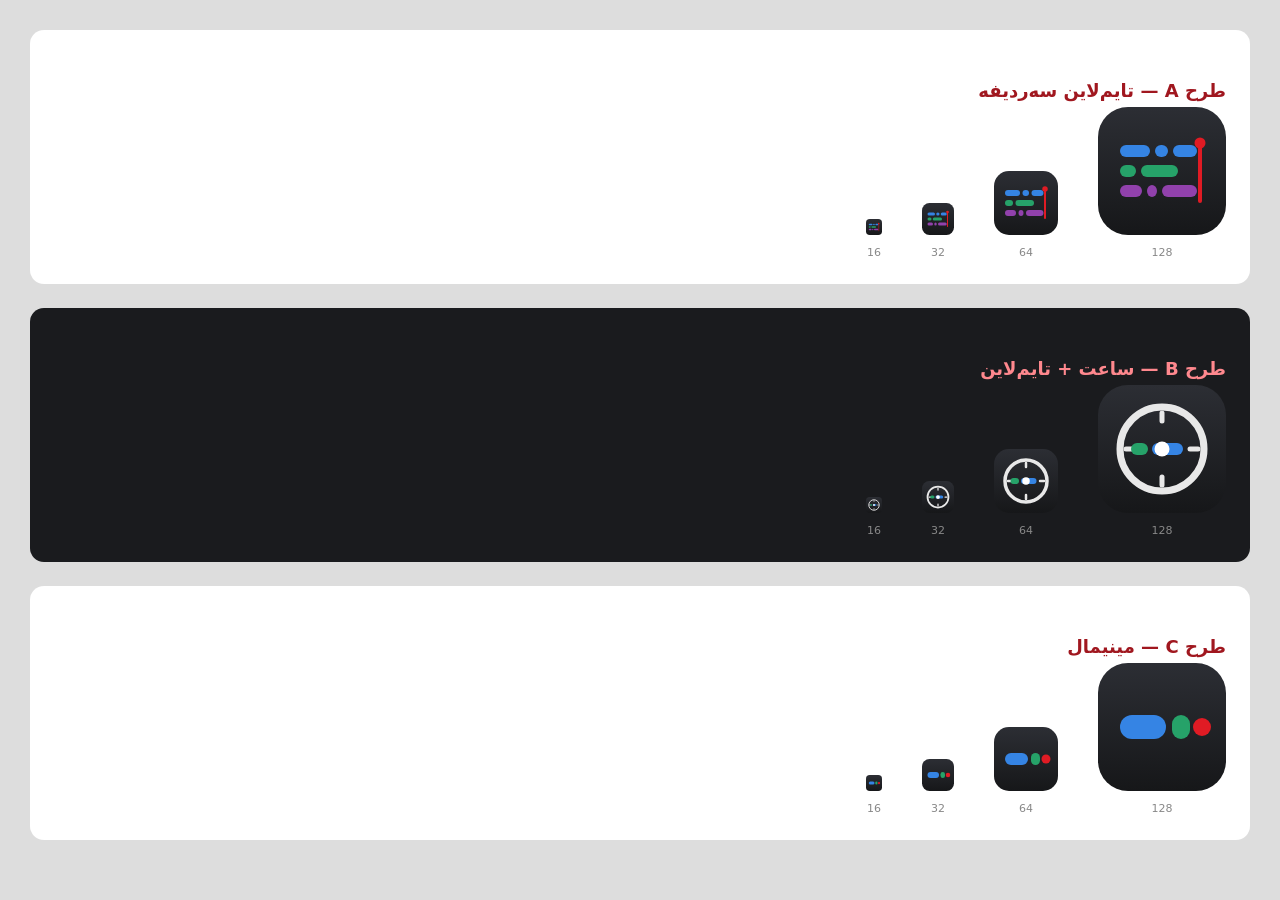
<file: assets/icons/preview.html>
<!DOCTYPE html>
<html lang="fa" dir="rtl">
<head><meta charset="utf-8"><title>ایکون‌های Payam Logger</title>
<style>
  body { font-family: system-ui, sans-serif; background: #ddd; margin: 0; padding: 30px; }
  .light, .dark { padding: 24px; border-radius: 14px; margin-bottom: 24px; }
  .light { background: #fff; }
  .dark  { background: #1a1b1e; }
  h2 { margin: 0 0 14px; font-size: 15px; }
  .grid { display: flex; gap: 40px; align-items: flex-end; flex-wrap: wrap; }
  .cell { text-align: center; }
  .cell img { display: block; margin: 0 auto 6px; }
  .cell span { font-size: 11px; color: #888; direction: ltr; }
  .label { font-size: 18px; font-weight: 700; margin: 26px 0 6px; color: #c01b24; }
  .light .label { color: #a0171f; }
</style>
</head>
<body>
  <div class="light">
    <div class="label">طرح A — تایم‌لاین سه‌ردیفه</div>
    <div class="grid">
      <div class="cell"><img src="variant-a.svg" width="128"><span>128</span></div>
      <div class="cell"><img src="variant-a.svg" width="64"><span>64</span></div>
      <div class="cell"><img src="variant-a.svg" width="32"><span>32</span></div>
      <div class="cell"><img src="variant-a.svg" width="16"><span>16</span></div>
    </div>
  </div>

  <div class="dark">
    <div class="label" style="color:#ff888e">طرح B — ساعت + تایم‌لاین</div>
    <div class="grid">
      <div class="cell"><img src="variant-b.svg" width="128"><span>128</span></div>
      <div class="cell"><img src="variant-b.svg" width="64"><span>64</span></div>
      <div class="cell"><img src="variant-b.svg" width="32"><span>32</span></div>
      <div class="cell"><img src="variant-b.svg" width="16"><span>16</span></div>
    </div>
  </div>

  <div class="light">
    <div class="label">طرح C — مینیمال</div>
    <div class="grid">
      <div class="cell"><img src="variant-c.svg" width="128"><span>128</span></div>
      <div class="cell"><img src="variant-c.svg" width="64"><span>64</span></div>
      <div class="cell"><img src="variant-c.svg" width="32"><span>32</span></div>
      <div class="cell"><img src="variant-c.svg" width="16"><span>16</span></div>
    </div>
  </div>
</body>
</html>
</file>
